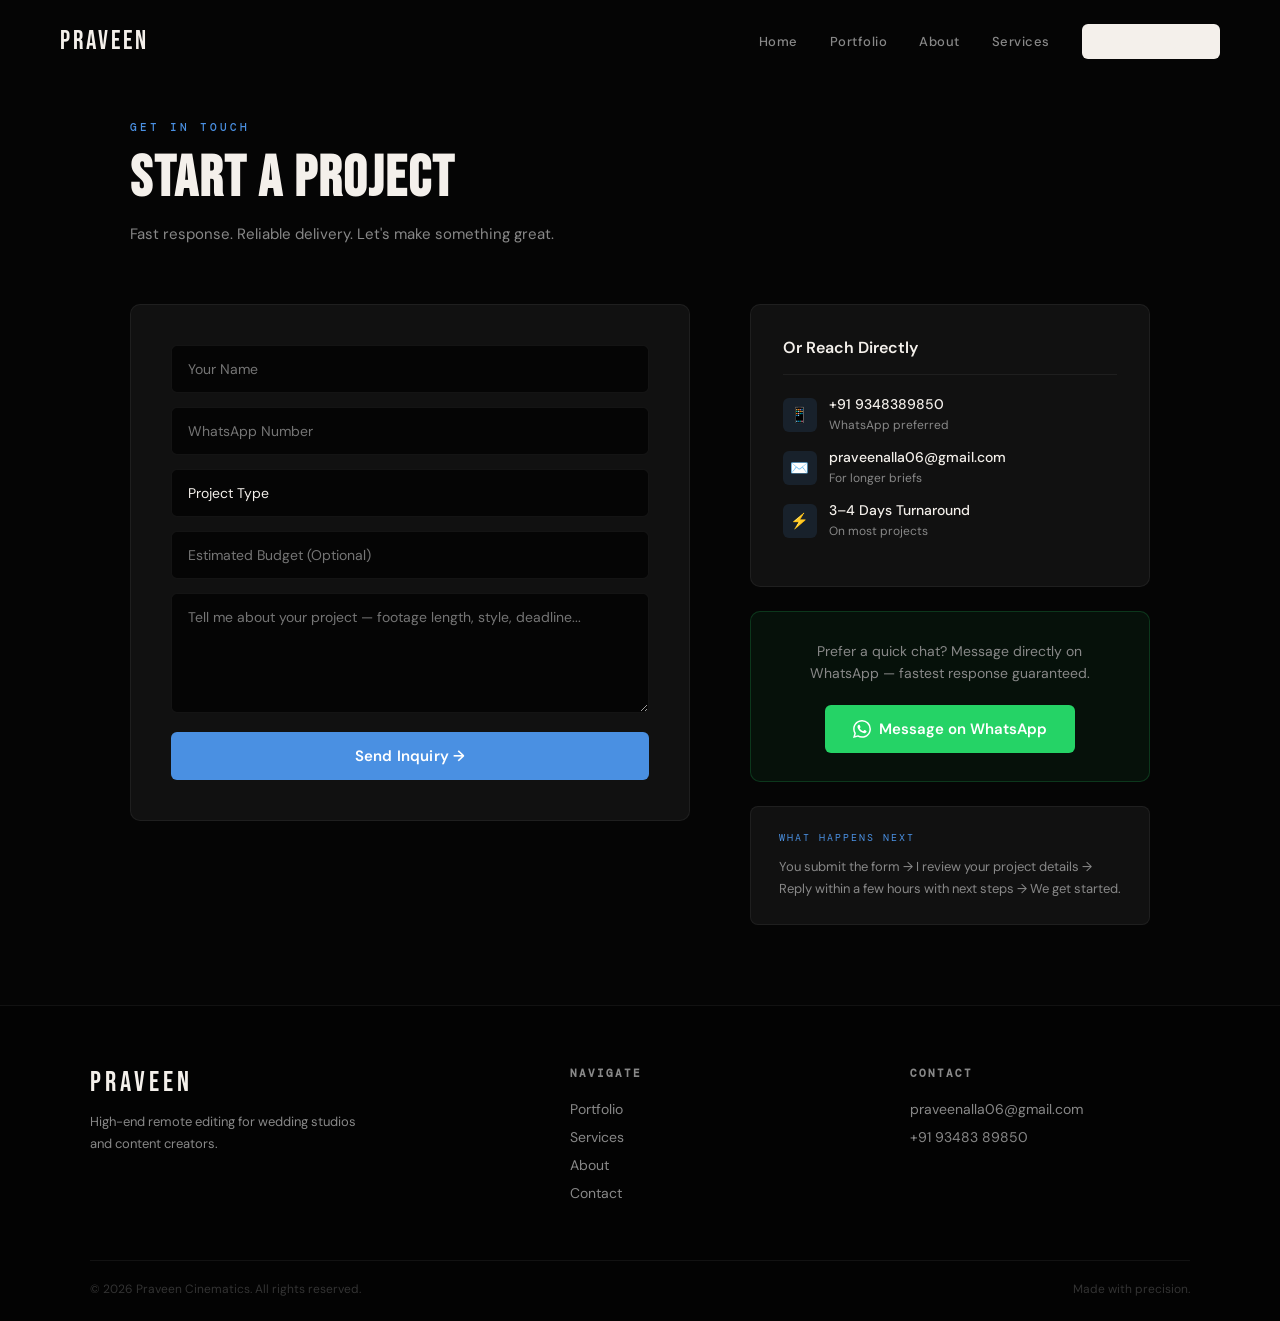
<file: contact.html>
<!DOCTYPE html>
<html lang="en">
<head>
  <meta charset="UTF-8">
  <title>Contact | Frame to Final</title>
  <meta name="viewport" content="width=device-width, initial-scale=1.0">
  <meta property="og:title" content="Contact | Praveen">
  <meta property="og:description" content="Start a project. Fast response. Reliable delivery.">
  <meta property="og:image" content="N&N PREWED thumb.jpg">
  <link rel="preconnect" href="https://fonts.googleapis.com">
  <link rel="preconnect" href="https://fonts.gstatic.com" crossorigin>
  <link href="https://fonts.googleapis.com/css2?family=Bebas+Neue&family=DM+Sans:wght@400;500;600&family=DM+Mono:wght@400;500&display=swap" rel="stylesheet">
  <link rel="stylesheet" href="style.css">
</head>
<body>

<header>
  <a href="index.html" class="logo">PRAVEEN</a>
  <div class="menu-toggle" onclick="toggleMenu()">☰</div>
  <nav id="navMenu">
    <a href="index.html">Home</a>
    <a href="portfolio.html">Portfolio</a>
    <a href="about.html">About</a>
    <a href="services.html">Services</a>
    <a href="contact.html" class="nav-cta active">Start a Project</a>
  </nav>
</header>

<section class="contact-page">
  <div class="container">
    <p class="section-label fade-in">Get In Touch</p>
    <h2 class="section-heading fade-in">Start a Project</h2>
    <p class="section-sub fade-in">Fast response. Reliable delivery. Let's make something great.</p>

    <div class="contact-wrapper">
      <!-- FORM -->
      <div class="contact-form-card fade-in">
        <form class="contact-form" id="contactForm">
          <input type="hidden" name="access_key" value="f7096fa1-0056-4ced-92b9-8e65fe69b8f2">
          <input type="text" name="Name" placeholder="Your Name" required>
          <input type="text" name="WhatsApp" placeholder="WhatsApp Number" required>
          <select name="Project_Type" required>
            <option value="">Project Type</option>
            <option>Wedding Teaser</option>
            <option>Full Wedding Film</option>
            <option>Reels Editing</option>
            <option>Color Grading</option>
            <option>Other</option>
          </select>
          <input type="text" name="Budget" placeholder="Estimated Budget (Optional)">
          <textarea name="Project_Details" placeholder="Tell me about your project — footage length, style, deadline..." required></textarea>
          <button type="submit" class="btn">Send Inquiry →</button>
          <p id="resultText" style="margin-top:14px;display:none;font-size:14px;font-family:'DM Mono',monospace;"></p>
        </form>
      </div>

      <!-- INFO -->
      <div class="contact-info-block fade-in">
        <div class="contact-direct">
          <h3>Or Reach Directly</h3>
          <div class="contact-item">
            <div class="contact-item-icon">📱</div>
            <div class="contact-item-text"><strong>+91 9348389850</strong><span>WhatsApp preferred</span></div>
          </div>
          <div class="contact-item">
            <div class="contact-item-icon">✉️</div>
            <div class="contact-item-text"><strong>praveenalla06@gmail.com</strong><span>For longer briefs</span></div>
          </div>
          <div class="contact-item">
            <div class="contact-item-icon">⚡</div>
            <div class="contact-item-text"><strong>3–4 Days Turnaround</strong><span>On most projects</span></div>
          </div>
        </div>

        <div class="contact-wa">
          <p>Prefer a quick chat? Message directly on WhatsApp — fastest response guaranteed.</p>
          <a href="https://wa.me/919348389850" class="btn-wa">
            <svg width="18" height="18" viewBox="0 0 24 24" fill="white"><path d="M17.472 14.382c-.297-.149-1.758-.867-2.03-.967-.273-.099-.471-.148-.67.15-.197.297-.767.966-.94 1.164-.173.199-.347.223-.644.075-.297-.15-1.255-.463-2.39-1.475-.883-.788-1.48-1.761-1.653-2.059-.173-.297-.018-.458.13-.606.134-.133.298-.347.446-.52.149-.174.198-.298.298-.497.099-.198.05-.371-.025-.52-.075-.149-.669-1.612-.916-2.207-.242-.579-.487-.5-.669-.51-.173-.008-.371-.01-.57-.01-.198 0-.52.074-.792.372-.272.297-1.04 1.016-1.04 2.479 0 1.462 1.065 2.875 1.213 3.074.149.198 2.096 3.2 5.077 4.487.709.306 1.262.489 1.694.625.712.227 1.36.195 1.871.118.571-.085 1.758-.719 2.006-1.413.248-.694.248-1.289.173-1.413-.074-.124-.272-.198-.57-.347m-5.421 7.403h-.004a9.87 9.87 0 01-5.031-1.378l-.361-.214-3.741.982.998-3.648-.235-.374a9.86 9.86 0 01-1.51-5.26c.001-5.45 4.436-9.884 9.888-9.884 2.64 0 5.122 1.03 6.988 2.898a9.825 9.825 0 012.893 6.994c-.003 5.45-4.437 9.884-9.885 9.884m8.413-18.297A11.815 11.815 0 0012.05 0C5.495 0 .16 5.335.157 11.892c0 2.096.547 4.142 1.588 5.945L.057 24l6.305-1.654a11.882 11.882 0 005.683 1.448h.005c6.554 0 11.89-5.335 11.893-11.893a11.821 11.821 0 00-3.48-8.413z"/></svg>
            Message on WhatsApp
          </a>
        </div>

        <div style="background:var(--bg-card);border:1px solid var(--border);border-radius:8px;padding:24px 28px;">
          <p style="font-family:'DM Mono',monospace;font-size:10px;letter-spacing:2px;color:var(--blue);text-transform:uppercase;margin-bottom:12px;">What Happens Next</p>
          <p style="font-size:13px;color:var(--muted);line-height:1.7;">You submit the form → I review your project details → Reply within a few hours with next steps → We get started.</p>
        </div>
      </div>
    </div>
  </div>
</section>

<footer>
  <div class="footer-inner">
    <div class="footer-brand">
      <a href="index.html" class="logo">PRAVEEN</a>
      <p>High-end remote editing for wedding studios and content creators.</p>
    </div>
    <div class="footer-col">
      <h4>Navigate</h4>
      <a href="portfolio.html">Portfolio</a>
      <a href="services.html">Services</a>
      <a href="about.html">About</a>
      <a href="contact.html">Contact</a>
    </div>
    <div class="footer-col">
      <h4>Contact</h4>
      <a href="mailto:praveenalla06@gmail.com">praveenalla06@gmail.com</a>
      <a href="https://wa.me/919348389850">+91 93483 89850</a>
    </div>
  </div>
  <div class="footer-bottom">
    <p>&copy; 2026 Praveen Cinematics. All rights reserved.</p>
    <span>Made with precision.</span>
  </div>
</footer>

<script>
window.addEventListener("load", () => document.body.classList.add("loaded"));

let ticking = false;
window.addEventListener("scroll", () => {
  if (!ticking) {
    requestAnimationFrame(() => {
      document.querySelector("header").classList.toggle("scrolled", window.scrollY > 50);
      ticking = false;
    });
    ticking = true;
  }
}, { passive: true });

const io = new IntersectionObserver((entries) => {
  entries.forEach(e => { if (e.isIntersecting) { e.target.classList.add("show"); io.unobserve(e.target); } });
}, { threshold: 0.08 });
document.querySelectorAll(".fade-in").forEach(el => io.observe(el));

function toggleMenu() {
  document.getElementById("navMenu").classList.toggle("active");
}
document.addEventListener("click", (e) => {
  const nav = document.getElementById("navMenu");
  const toggle = document.querySelector(".menu-toggle");
  if (nav && toggle && !nav.contains(e.target) && !toggle.contains(e.target)) {
    nav.classList.remove("active");
  }
});

// Form submission
const form = document.getElementById("contactForm");
const result = document.getElementById("resultText");

form.addEventListener("submit", function(e) {
  e.preventDefault();
  const json = JSON.stringify(Object.fromEntries(new FormData(form)));
  result.innerHTML = "Sending...";
  result.style.display = "block";
  result.style.color = "var(--muted)";

  fetch("https://api.web3forms.com/submit", {
    method: "POST",
    headers: { "Content-Type": "application/json", "Accept": "application/json" },
    body: json
  })
  .then(async res => {
    const data = await res.json();
    if (res.status === 200) {
      result.innerHTML = "✓ Inquiry sent. I'll review it and reply shortly.";
      result.style.color = "var(--blue)";
      form.reset();
    } else {
      result.innerHTML = "Something went wrong. Email: praveenalla06@gmail.com";
      result.style.color = "#ff6b6b";
    }
  })
  .catch(() => {
    result.innerHTML = "Something went wrong. Email: praveenalla06@gmail.com";
    result.style.color = "#ff6b6b";
  });
});
</script>
</body>
</html>
</file>
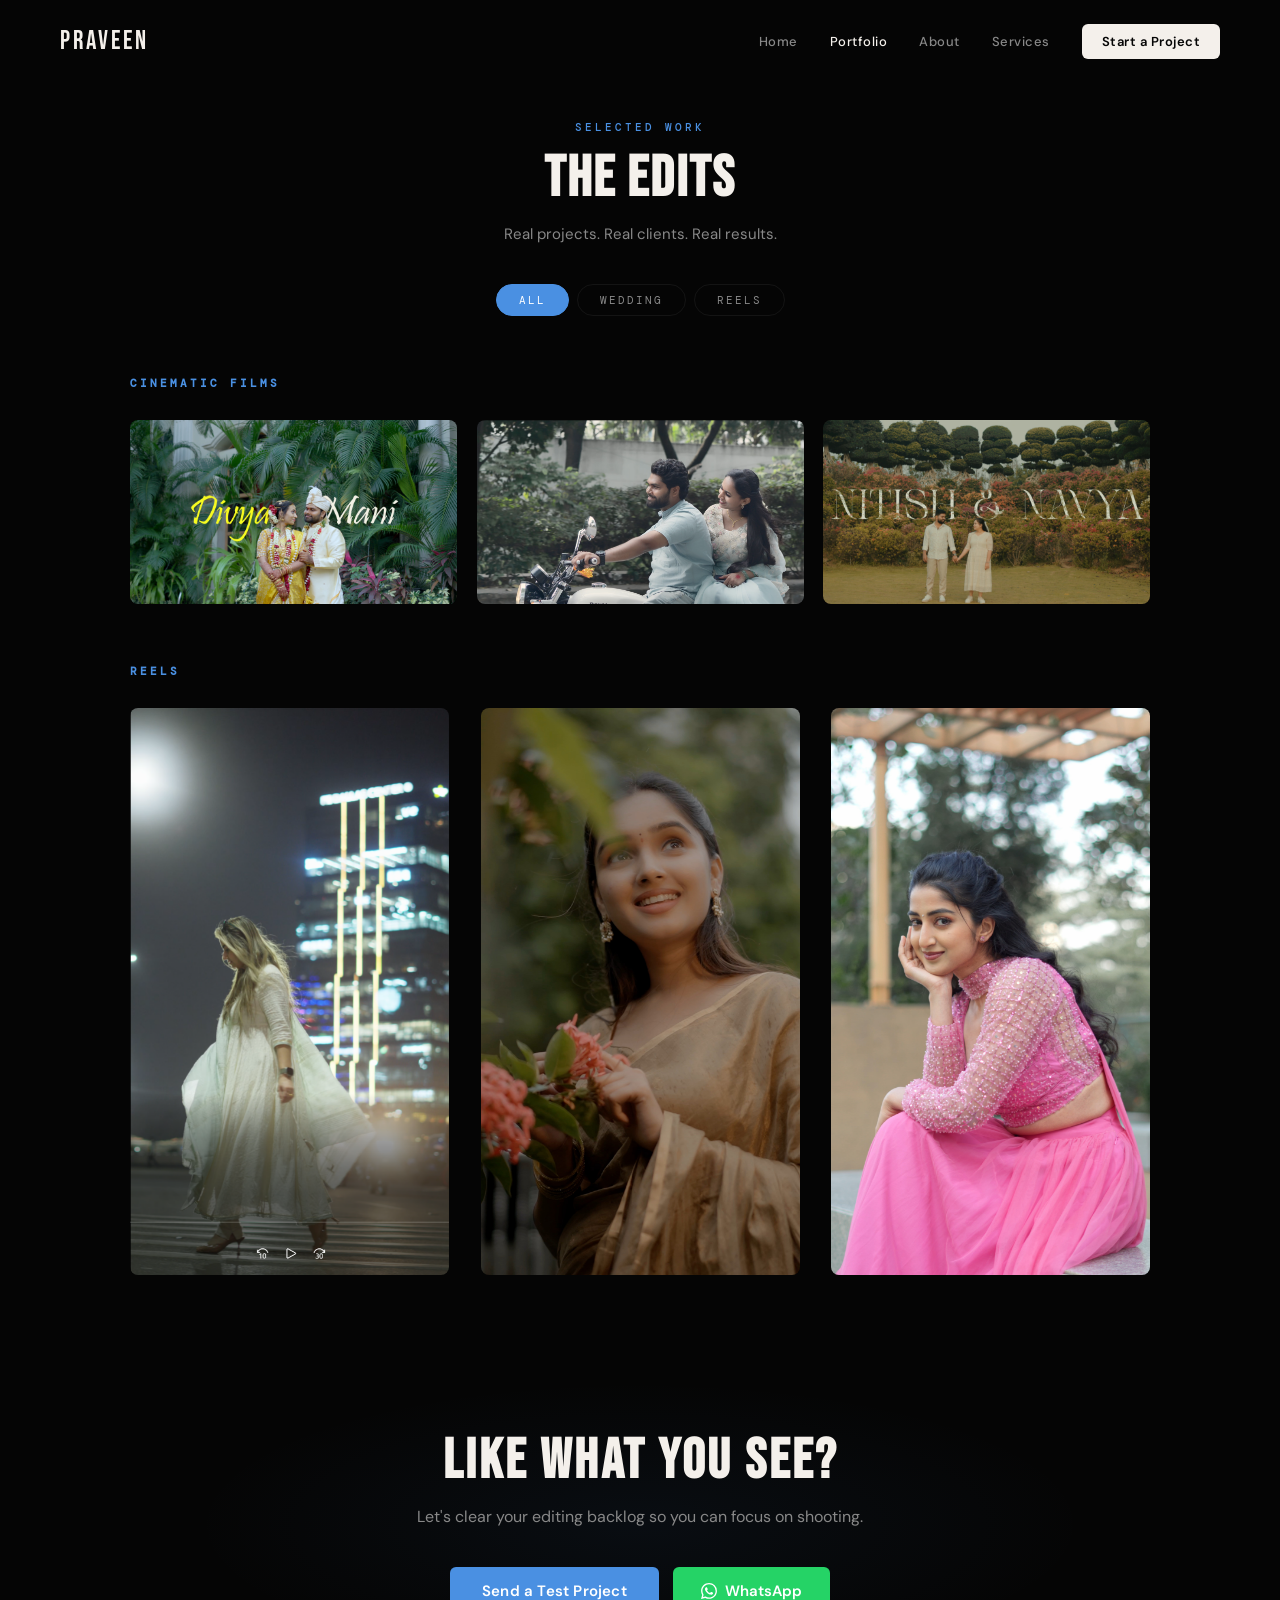
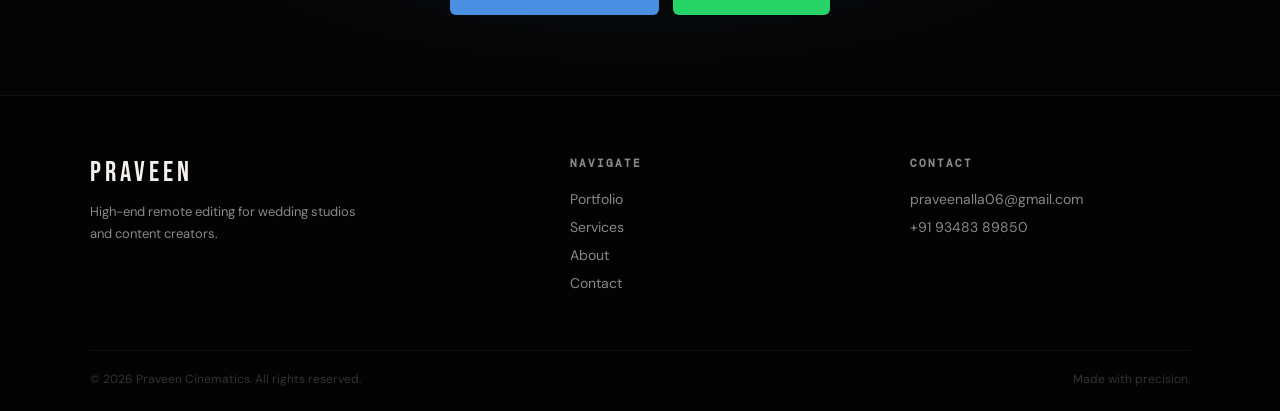
<file: portfolio.html>
<!DOCTYPE html>
<html lang="en">
<head>
  <meta charset="UTF-8">
  <title>Portfolio | Frame to Final</title>
  <meta name="viewport" content="width=device-width, initial-scale=1.0">
  <meta property="og:title" content="Portfolio | Praveen">
  <meta property="og:description" content="Cinematic wedding films and high-performing reels.">
  <meta property="og:image" content="N&N PREWED thumb.jpg">
  <link rel="preconnect" href="https://fonts.googleapis.com">
  <link rel="preconnect" href="https://fonts.gstatic.com" crossorigin>
  <link href="https://fonts.googleapis.com/css2?family=Bebas+Neue&family=DM+Sans:wght@400;500;600&family=DM+Mono:wght@400;500&display=swap" rel="stylesheet">
  <link rel="stylesheet" href="style.css">
</head>
<body>

<header>
  <a href="index.html" class="logo">PRAVEEN</a>
  <div class="menu-toggle" onclick="toggleMenu()">☰</div>
  <nav id="navMenu">
    <a href="index.html">Home</a>
    <a href="portfolio.html" class="active">Portfolio</a>
    <a href="about.html">About</a>
    <a href="services.html">Services</a>
    <a href="contact.html" class="nav-cta">Start a Project</a>
  </nav>
</header>

<section class="portfolio-page">
  <div class="container">
    <p class="section-label fade-in">Selected Work</p>
    <h2 class="section-heading fade-in">The Edits</h2>
    <p class="section-sub fade-in" style="margin:0 auto;">Real projects. Real clients. Real results.</p>

    <div class="filters fade-in">
      <button onclick="filterSelection('all',this)" class="active">All</button>
      <button onclick="filterSelection('wedding',this)">Wedding</button>
      <button onclick="filterSelection('reels',this)">Reels</button>
    </div>

    <div id="cinematicWrapper">
      <h3 class="section-title">Cinematic Films</h3>
      <div class="portfolio-grid cinematic-grid">

       <div class="video-card wedding" onclick="openVimeo('1175861470')">
          <iframe class="preview-video" src="https://player.vimeo.com/video/1175861470?controls=0&muted=1&loop=1" frameborder="0" allow="autoplay; fullscreen" loading="lazy"></iframe>
          <img src="Thumbnails/Mani Wed thumb.jpg" class="thumb" loading="lazy">
          <div class="overlay">▶ Play</div>
        </div>

        <div class="video-card wedding" onclick="openVimeo('1175862897')">
          <iframe class="preview-video" src="https://player.vimeo.com/video/1175862897?controls=0&muted=1&loop=1" frameborder="0" allow="autoplay; fullscreen" loading="lazy"></iframe>
          <img src="Thumbnails/Mani PreWed thumb.png" class="thumb" loading="lazy">
          <div class="overlay">▶ Play</div>
        </div>

        <div class="video-card wedding" onclick="openVimeo('1175705551')">
          <iframe class="preview-video" src="https://player.vimeo.com/video/1175705551?controls=0&muted=1&loop=1" frameborder="0" allow="autoplay; fullscreen" loading="lazy"></iframe>
          <img src="Thumbnails/N&N PREWED thumb.jpg" class="thumb" loading="lazy">
          <div class="overlay">▶ Play</div>
        </div>

      </div>
    </div>

    <div id="reelsWrapper">
      <h3 class="section-title">Reels</h3>
      <div class="portfolio-grid reels-grid">

        <div class="video-card reels" onclick="openVimeo('1175864359')">
          <iframe class="preview-video" src="https://player.vimeo.com/video/1175864359?controls=0&muted=1&loop=1" frameborder="0" allow="autoplay; fullscreen" loading="lazy"></iframe>
          <img src="Thumbnails/thumb1.png" class="thumb" loading="lazy">
          <div class="overlay">▶ Play</div>
        </div>

        <div class="video-card reels" onclick="openVimeo('1175861319')">
          <iframe class="preview-video" src="https://player.vimeo.com/video/1175861319?controls=0&muted=1&loop=1" frameborder="0" allow="autoplay; fullscreen" loading="lazy"></iframe>
          <img src="Thumbnails/Thumb2.jpg" class="thumb" loading="lazy">
          <div class="overlay">▶ Play</div>
        </div>

        <div class="video-card reels" onclick="openVimeo('1175674482')">
          <iframe class="preview-video" src="https://player.vimeo.com/video/1175674482?controls=0&muted=1&loop=1" frameborder="0" allow="autoplay; fullscreen" loading="lazy"></iframe>
          <img src="Thumbnails/thumb3.jpg" class="thumb" loading="lazy">
          <div class="overlay">▶ Play</div>
        </div>

      </div>
    </div>
  </div>
</section>

<section class="final-cta" style="padding:80px 0;">
  <div class="container">
    <h2 class="fade-in" style="font-size:clamp(32px,5vw,56px);">Like What You See?</h2>
    <p class="fade-in">Let's clear your editing backlog so you can focus on shooting.</p>
    <div class="final-cta-buttons fade-in">
      <a href="contact.html" class="btn">Send a Test Project</a>
      <a href="https://wa.me/919348389850" class="btn-wa">
        <svg width="16" height="16" viewBox="0 0 24 24" fill="white"><path d="M17.472 14.382c-.297-.149-1.758-.867-2.03-.967-.273-.099-.471-.148-.67.15-.197.297-.767.966-.94 1.164-.173.199-.347.223-.644.075-.297-.15-1.255-.463-2.39-1.475-.883-.788-1.48-1.761-1.653-2.059-.173-.297-.018-.458.13-.606.134-.133.298-.347.446-.52.149-.174.198-.298.298-.497.099-.198.05-.371-.025-.52-.075-.149-.669-1.612-.916-2.207-.242-.579-.487-.5-.669-.51-.173-.008-.371-.01-.57-.01-.198 0-.52.074-.792.372-.272.297-1.04 1.016-1.04 2.479 0 1.462 1.065 2.875 1.213 3.074.149.198 2.096 3.2 5.077 4.487.709.306 1.262.489 1.694.625.712.227 1.36.195 1.871.118.571-.085 1.758-.719 2.006-1.413.248-.694.248-1.289.173-1.413-.074-.124-.272-.198-.57-.347m-5.421 7.403h-.004a9.87 9.87 0 01-5.031-1.378l-.361-.214-3.741.982.998-3.648-.235-.374a9.86 9.86 0 01-1.51-5.26c.001-5.45 4.436-9.884 9.888-9.884 2.64 0 5.122 1.03 6.988 2.898a9.825 9.825 0 012.893 6.994c-.003 5.45-4.437 9.884-9.885 9.884m8.413-18.297A11.815 11.815 0 0012.05 0C5.495 0 .16 5.335.157 11.892c0 2.096.547 4.142 1.588 5.945L.057 24l6.305-1.654a11.882 11.882 0 005.683 1.448h.005c6.554 0 11.89-5.335 11.893-11.893a11.821 11.821 0 00-3.48-8.413z"/></svg>
        WhatsApp
      </a>
    </div>
  </div>
</section>

<footer>
  <div class="footer-inner">
    <div class="footer-brand"><a href="index.html" class="logo">PRAVEEN</a><p>High-end remote editing for wedding studios and content creators.</p></div>
    <div class="footer-col"><h4>Navigate</h4><a href="portfolio.html">Portfolio</a><a href="services.html">Services</a><a href="about.html">About</a><a href="contact.html">Contact</a></div>
    <div class="footer-col"><h4>Contact</h4><a href="mailto:praveenalla06@gmail.com">praveenalla06@gmail.com</a><a href="https://wa.me/919348389850">+91 93483 89850</a></div>
  </div>
  <div class="footer-bottom"><p>&copy; 2026 Praveen Cinematics. All rights reserved.</p><span>Made with precision.</span></div>
</footer>

<div id="videoModal" class="modal">
  <span onclick="closeVideo()">×</span>
  <video controls id="modalVideo"></video>
</div>

<script src="https://player.vimeo.com/api/player.js"></script>
<script>
window.addEventListener("load", () => document.body.classList.add("loaded"));

// Throttled header scroll
let ticking = false;
window.addEventListener("scroll", () => {
  if (!ticking) {
    requestAnimationFrame(() => {
      document.querySelector("header").classList.toggle("scrolled", window.scrollY > 50);
      ticking = false;
    });
    ticking = true;
  }
}, { passive: true });

// IntersectionObserver — reveals .fade-in and .video-card elements
const io = new IntersectionObserver((entries) => {
  entries.forEach(e => {
    if (e.isIntersecting) { e.target.classList.add("show"); io.unobserve(e.target); }
  });
}, { threshold: 0.08 });
document.querySelectorAll(".fade-in, .video-card").forEach(el => io.observe(el));

// ─────────────────────────────────────────────────
// Hover-to-play (desktop only)
// CSS handles ALL thumb/overlay/video opacity — zero JS style.opacity manipulation
// Touching style.opacity from JS would override CSS and break the fade-back transition
// ─────────────────────────────────────────────────
const isMobile = window.innerWidth <= 768;
if (!isMobile) {
  document.querySelectorAll(".video-card").forEach(card => {
    const vid = card.querySelector(".preview-video");
    if (!vid) return;

    if (vid.tagName === "VIDEO") {
      card.addEventListener("mouseenter", () => vid.play(), { passive: true });
      card.addEventListener("mouseleave", () => {
        vid.pause();
        vid.currentTime = 0;
        // No style.opacity here — CSS :hover removal triggers the fade-back automatically
      }, { passive: true });

    } else if (vid.tagName === "IFRAME") {
      let player = null; // lazy-init: don't create API objects until first hover
      card.addEventListener("mouseenter", () => {
        if (!player) player = new Vimeo.Player(vid);
        player.play();
      }, { passive: true });
      card.addEventListener("mouseleave", () => {
        if (player) { player.pause(); player.setCurrentTime(0); }
        // No thumb.style.opacity here — CSS handles the return fade
      }, { passive: true });
    }
  });
}

// ─────────────────────────────────────────────────
// Modal
// ─────────────────────────────────────────────────
function openVideo(src) {
  const modal = document.getElementById("videoModal");
  const video = document.getElementById("modalVideo");
  video.src = src;
  modal.style.display = "flex";
  document.body.style.overflow = "hidden";
  video.play();
}

function openVimeo(id) {
  const modal = document.getElementById("videoModal");
  modal.innerHTML = `<span onclick="closeVideo()">×</span><iframe src="https://player.vimeo.com/video/${id}?autoplay=1" frameborder="0" allow="autoplay; fullscreen"></iframe>`;
  modal.style.display = "flex";
  document.body.style.overflow = "hidden";
}

function closeVideo() {
  const modal = document.getElementById("videoModal");
  modal.innerHTML = `<span onclick="closeVideo()">×</span><video controls id="modalVideo"></video>`;
  modal.style.display = "none";
  document.body.style.overflow = "auto";
}

// ─────────────────────────────────────────────────
// Filter
// ─────────────────────────────────────────────────
function filterSelection(cat, btn) {
  const cinematic = document.getElementById("cinematicWrapper");
  const reels = document.getElementById("reelsWrapper");
  cinematic.style.display = (cat === "reels") ? "none" : "block";
  reels.style.display = (cat === "wedding") ? "none" : "block";
  // Re-show all elements after filter
  document.querySelectorAll(".fade-in, .video-card").forEach(el => el.classList.add("show"));
  document.querySelectorAll(".filters button").forEach(b => b.classList.remove("active"));
  btn.classList.add("active");
}

// ─────────────────────────────────────────────────
// Mobile menu — close on outside click
// ─────────────────────────────────────────────────
function toggleMenu() {
  document.getElementById("navMenu").classList.toggle("active");
}
document.addEventListener("click", (e) => {
  const nav = document.getElementById("navMenu");
  const toggle = document.querySelector(".menu-toggle");
  if (nav && toggle && !nav.contains(e.target) && !toggle.contains(e.target)) {
    nav.classList.remove("active");
  }
});
</script>
</body>
</html>
</file>
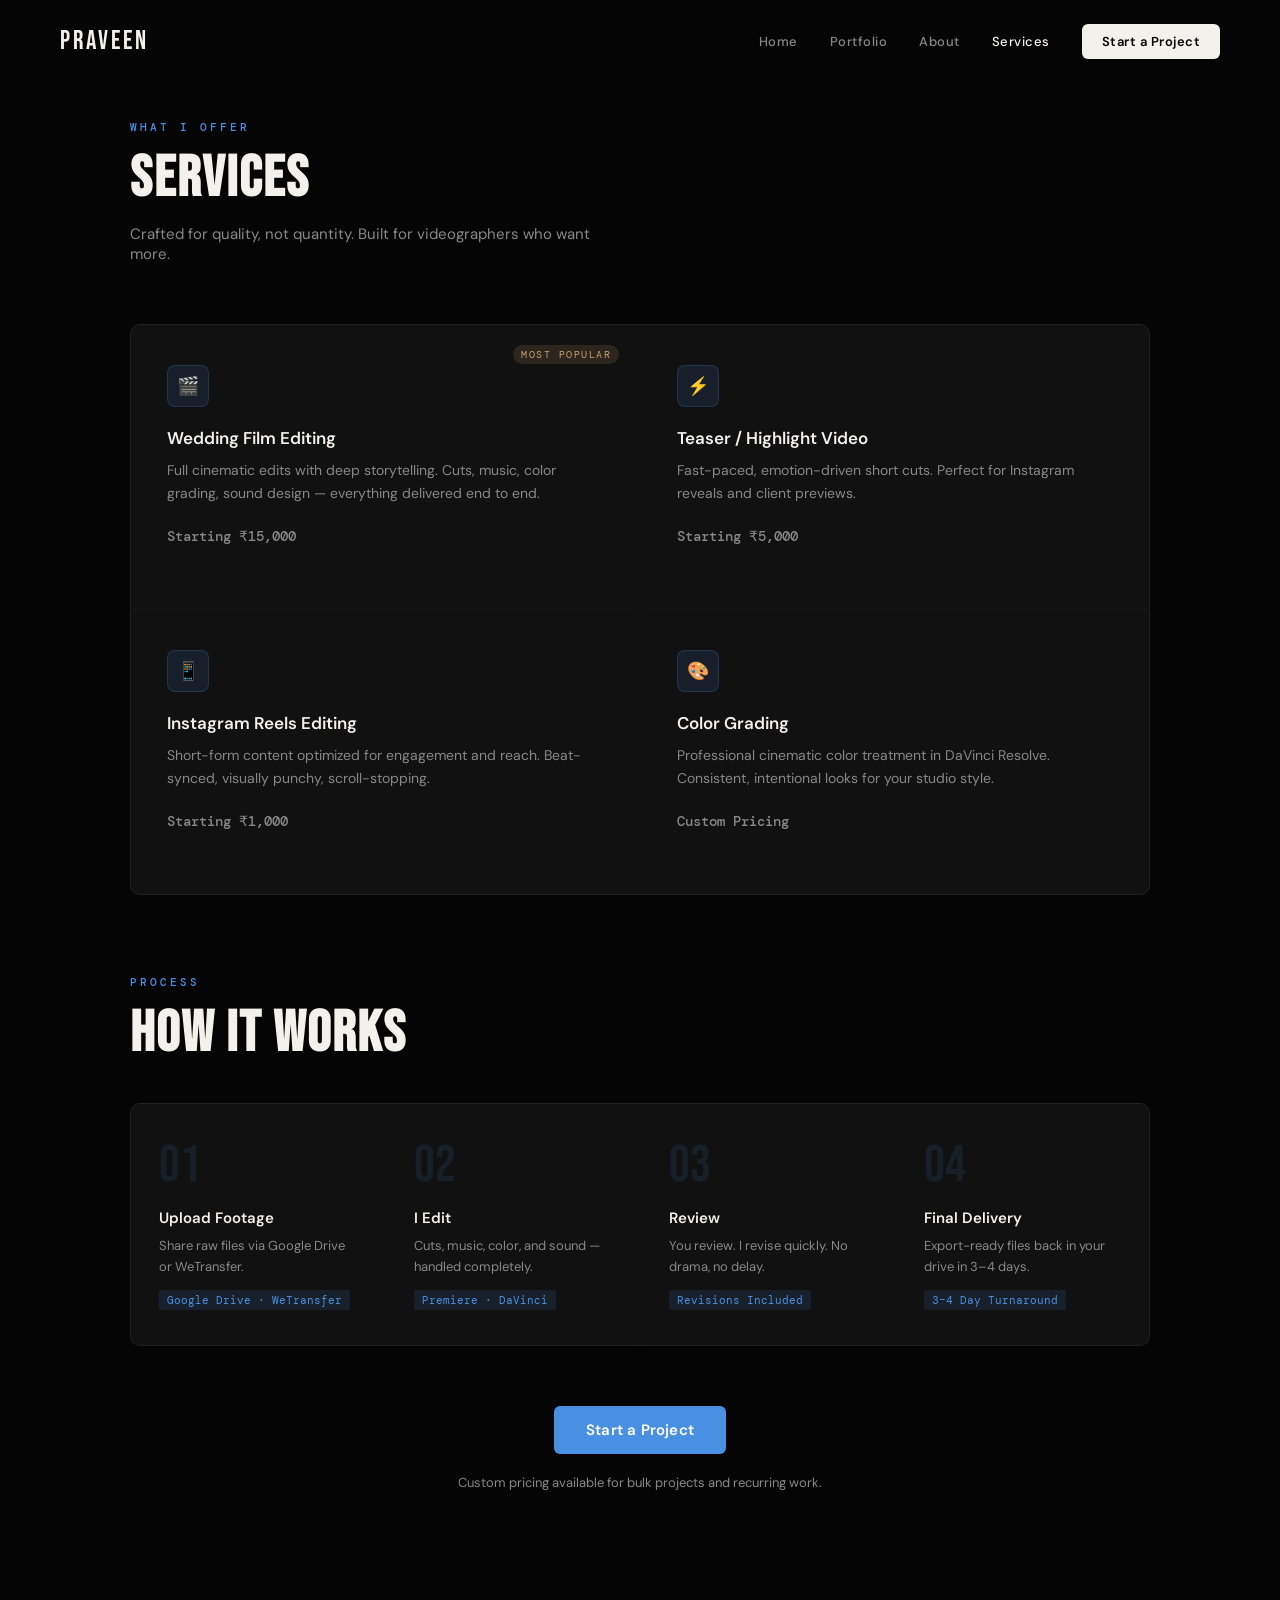
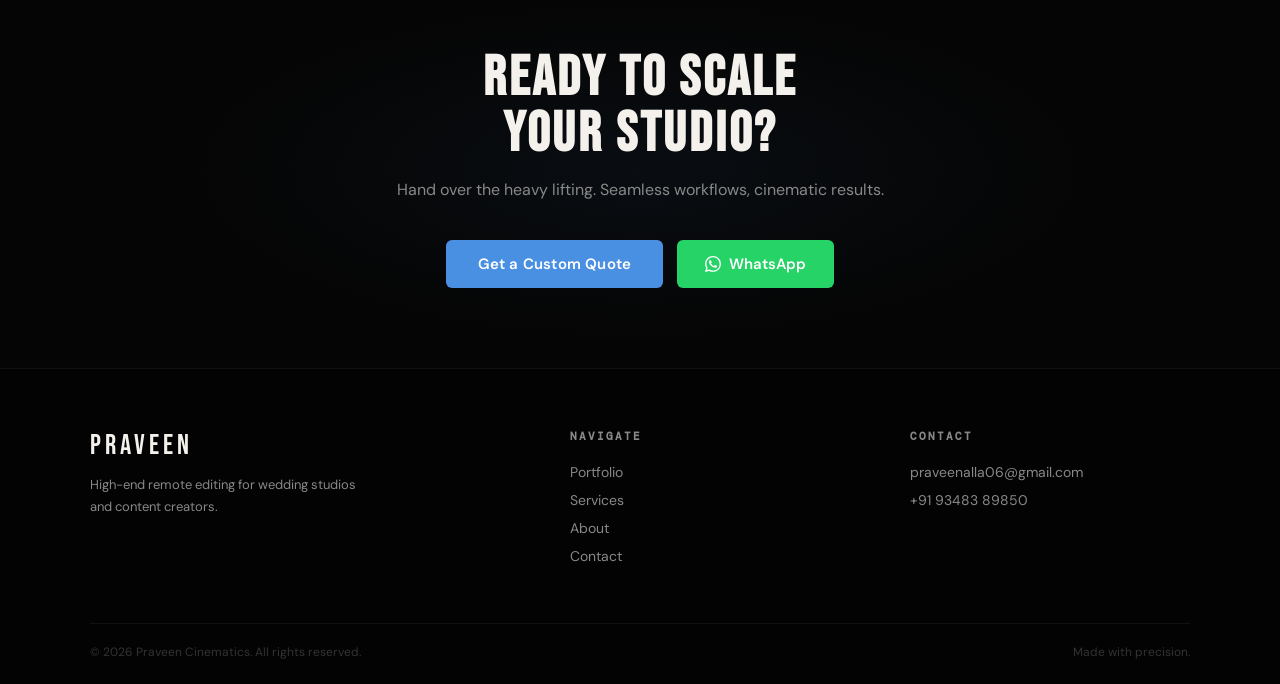
<file: services.html>
<!DOCTYPE html>
<html lang="en">
<head>
  <meta charset="UTF-8">
  <title>Services | Frame to Final</title>
  <meta name="viewport" content="width=device-width, initial-scale=1.0">
  <meta property="og:title" content="Services | Praveen">
  <meta property="og:description" content="Fast, reliable video editing for wedding studios and content creators.">
  <meta property="og:image" content="N&N PREWED thumb.jpg">
  <link rel="preconnect" href="https://fonts.googleapis.com">
  <link rel="preconnect" href="https://fonts.gstatic.com" crossorigin>
  <link href="https://fonts.googleapis.com/css2?family=Bebas+Neue&family=DM+Sans:wght@400;500;600&family=DM+Mono:wght@400;500&display=swap" rel="stylesheet">
  <link rel="stylesheet" href="style.css">
</head>
<body>

<header>
  <a href="index.html" class="logo">PRAVEEN</a>
  <div class="menu-toggle" onclick="toggleMenu()">☰</div>
  <nav id="navMenu">
    <a href="index.html">Home</a>
    <a href="portfolio.html">Portfolio</a>
    <a href="about.html">About</a>
    <a href="services.html" class="active">Services</a>
    <a href="contact.html" class="nav-cta">Start a Project</a>
  </nav>
</header>

<section class="services-page">
  <div class="container">
    <p class="section-label fade-in">What I Offer</p>
    <h2 class="section-heading fade-in">Services</h2>
    <p class="section-sub fade-in">Crafted for quality, not quantity. Built for videographers who want more.</p>

    <div class="services-grid fade-in">
      <div class="service-card">
        <div class="service-icon">🎬</div>
        <h3>Wedding Film Editing</h3>
        <p>Full cinematic edits with deep storytelling. Cuts, music, color grading, sound design — everything delivered end to end.</p>
        <p class="service-price">Starting ₹15,000</p>
        <span class="service-tag">Most Popular</span>
      </div>
      <div class="service-card">
        <div class="service-icon">⚡</div>
        <h3>Teaser / Highlight Video</h3>
        <p>Fast-paced, emotion-driven short cuts. Perfect for Instagram reveals and client previews.</p>
        <p class="service-price">Starting ₹5,000</p>
      </div>
      <div class="service-card">
        <div class="service-icon">📱</div>
        <h3>Instagram Reels Editing</h3>
        <p>Short-form content optimized for engagement and reach. Beat-synced, visually punchy, scroll-stopping.</p>
        <p class="service-price">Starting ₹1,000</p>
      </div>
      <div class="service-card">
        <div class="service-icon">🎨</div>
        <h3>Color Grading</h3>
        <p>Professional cinematic color treatment in DaVinci Resolve. Consistent, intentional looks for your studio style.</p>
        <p class="service-price">Custom Pricing</p>
      </div>
    </div>

    <div style="margin-top:80px;">
      <p class="section-label fade-in">Process</p>
      <h2 class="section-heading fade-in">How It Works</h2>
      <div class="workflow-steps fade-in" style="margin-top:40px;">
        <div class="step-card"><div class="step-number">01</div><h3>Upload Footage</h3><p>Share raw files via Google Drive or WeTransfer.</p><span class="step-tool">Google Drive · WeTransfer</span></div>
        <div class="step-card"><div class="step-number">02</div><h3>I Edit</h3><p>Cuts, music, color, and sound — handled completely.</p><span class="step-tool">Premiere · DaVinci</span></div>
        <div class="step-card"><div class="step-number">03</div><h3>Review</h3><p>You review. I revise quickly. No drama, no delay.</p><span class="step-tool">Revisions Included</span></div>
        <div class="step-card"><div class="step-number">04</div><h3>Final Delivery</h3><p>Export-ready files back in your drive in 3–4 days.</p><span class="step-tool">3–4 Day Turnaround</span></div>
      </div>
    </div>

    <div class="fade-in" style="text-align:center;margin-top:60px;">
      <a href="contact.html" class="btn">Start a Project</a>
      <p style="margin-top:20px;font-size:13px;color:var(--muted);">Custom pricing available for bulk projects and recurring work.</p>
    </div>
  </div>
</section>

<section class="final-cta" style="padding:80px 0;">
  <div class="container">
    <h2 class="fade-in" style="font-size:clamp(32px,5vw,56px);">Ready to Scale<br>Your Studio?</h2>
    <p class="fade-in">Hand over the heavy lifting. Seamless workflows, cinematic results.</p>
    <div class="final-cta-buttons fade-in">
      <a href="contact.html" class="btn">Get a Custom Quote</a>
      <a href="https://wa.me/919348389850" class="btn-wa">
        <svg width="16" height="16" viewBox="0 0 24 24" fill="white"><path d="M17.472 14.382c-.297-.149-1.758-.867-2.03-.967-.273-.099-.471-.148-.67.15-.197.297-.767.966-.94 1.164-.173.199-.347.223-.644.075-.297-.15-1.255-.463-2.39-1.475-.883-.788-1.48-1.761-1.653-2.059-.173-.297-.018-.458.13-.606.134-.133.298-.347.446-.52.149-.174.198-.298.298-.497.099-.198.05-.371-.025-.52-.075-.149-.669-1.612-.916-2.207-.242-.579-.487-.5-.669-.51-.173-.008-.371-.01-.57-.01-.198 0-.52.074-.792.372-.272.297-1.04 1.016-1.04 2.479 0 1.462 1.065 2.875 1.213 3.074.149.198 2.096 3.2 5.077 4.487.709.306 1.262.489 1.694.625.712.227 1.36.195 1.871.118.571-.085 1.758-.719 2.006-1.413.248-.694.248-1.289.173-1.413-.074-.124-.272-.198-.57-.347m-5.421 7.403h-.004a9.87 9.87 0 01-5.031-1.378l-.361-.214-3.741.982.998-3.648-.235-.374a9.86 9.86 0 01-1.51-5.26c.001-5.45 4.436-9.884 9.888-9.884 2.64 0 5.122 1.03 6.988 2.898a9.825 9.825 0 012.893 6.994c-.003 5.45-4.437 9.884-9.885 9.884m8.413-18.297A11.815 11.815 0 0012.05 0C5.495 0 .16 5.335.157 11.892c0 2.096.547 4.142 1.588 5.945L.057 24l6.305-1.654a11.882 11.882 0 005.683 1.448h.005c6.554 0 11.89-5.335 11.893-11.893a11.821 11.821 0 00-3.48-8.413z"/></svg>
        WhatsApp
      </a>
    </div>
  </div>
</section>

<footer>
  <div class="footer-inner">
    <div class="footer-brand">
      <a href="index.html" class="logo">PRAVEEN</a>
      <p>High-end remote editing for wedding studios and content creators.</p>
    </div>
    <div class="footer-col">
      <h4>Navigate</h4>
      <a href="portfolio.html">Portfolio</a>
      <a href="services.html">Services</a>
      <a href="about.html">About</a>
      <a href="contact.html">Contact</a>
    </div>
    <div class="footer-col">
      <h4>Contact</h4>
      <a href="mailto:praveenalla06@gmail.com">praveenalla06@gmail.com</a>
      <a href="https://wa.me/919348389850">+91 93483 89850</a>
    </div>
  </div>
  <div class="footer-bottom">
    <p>&copy; 2026 Praveen Cinematics. All rights reserved.</p>
    <span>Made with precision.</span>
  </div>
</footer>

<script>
window.addEventListener("load", () => document.body.classList.add("loaded"));

let ticking = false;
window.addEventListener("scroll", () => {
  if (!ticking) {
    requestAnimationFrame(() => {
      document.querySelector("header").classList.toggle("scrolled", window.scrollY > 50);
      ticking = false;
    });
    ticking = true;
  }
}, { passive: true });

const io = new IntersectionObserver((entries) => {
  entries.forEach(e => { if (e.isIntersecting) { e.target.classList.add("show"); io.unobserve(e.target); } });
}, { threshold: 0.08 });
document.querySelectorAll(".fade-in").forEach(el => io.observe(el));

function toggleMenu() {
  document.getElementById("navMenu").classList.toggle("active");
}
document.addEventListener("click", (e) => {
  const nav = document.getElementById("navMenu");
  const toggle = document.querySelector(".menu-toggle");
  if (nav && toggle && !nav.contains(e.target) && !toggle.contains(e.target)) {
    nav.classList.remove("active");
  }
});
</script>
</body>
</html>
</file>
<file: style.css>
/* =========================
   RESET & GLOBAL
   Fonts via preconnect + <link> in HTML — never @import (blocks render)
========================= */
* { margin: 0; padding: 0; box-sizing: border-box; }

:root {
  --bg: #050505;
  --bg-2: #0d0d0d;
  --bg-card: #111111;
  --text: #F4F0EB;
  --muted: #888888;
  --blue: #4A90E2;
  --blue-dim: rgba(74,144,226,0.12);
  --gold: #C5A46D;
  --gold-dim: rgba(197,164,109,0.15);
  --border: rgba(255,255,255,0.06);
  --radius: 6px;
}

html { scroll-behavior: smooth; }

body {
  font-family: 'DM Sans', sans-serif;
  background: var(--bg);
  color: var(--text);
  opacity: 0;
  transition: opacity 0.3s ease;
  -webkit-font-smoothing: antialiased;
  text-rendering: optimizeSpeed;
}
body.loaded { opacity: 1; }

.container { max-width: 1100px; margin: auto; padding: 0 40px; }

/* =========================
   NAVBAR
========================= */
header {
  display: flex; justify-content: space-between; align-items: center;
  padding: 24px 60px; position: fixed; width: 100%; z-index: 1000; top: 0;
  transition: background 0.3s ease;
}
header.scrolled {
  background: rgba(5,5,5,0.97);
  border-bottom: 1px solid var(--border);
  backdrop-filter: blur(10px);
  -webkit-backdrop-filter: blur(10px);
}
.logo {
  text-decoration: none; color: var(--text);
  font-family: 'Bebas Neue', sans-serif; font-size: 26px; letter-spacing: 3px;
}
nav { display: flex; gap: 32px; align-items: center; }
nav a { text-decoration: none; color: var(--muted); font-size: 13px; font-weight: 500; letter-spacing: 0.5px; transition: color 0.2s; }
nav a:hover, nav a.active { color: var(--text); }
nav .nav-cta {
  color: var(--bg); background: var(--text); padding: 9px 20px;
  border-radius: var(--radius); font-weight: 600; font-size: 13px; transition: opacity 0.2s;
}
nav .nav-cta:hover { opacity: 0.82; color: var(--bg); }

/* =========================
   BUTTONS
========================= */
.btn {
  display: inline-block; padding: 14px 32px; background: var(--blue); color: white;
  text-decoration: none; border: none; border-radius: var(--radius);
  font-family: 'DM Sans', sans-serif; font-size: 15px; font-weight: 600;
  cursor: pointer; transition: opacity 0.2s, transform 0.2s; letter-spacing: 0.2px;
}
.btn:hover { opacity: 0.86; transform: translateY(-1px); }

.btn-outline {
  display: inline-block; padding: 13px 31px; background: transparent; color: var(--text);
  text-decoration: none; border: 1px solid var(--border); border-radius: var(--radius);
  font-family: 'DM Sans', sans-serif; font-size: 15px; font-weight: 500;
  cursor: pointer; transition: border-color 0.2s, transform 0.2s;
}
.btn-outline:hover { border-color: var(--text); transform: translateY(-1px); }

.btn-wa {
  display: inline-flex; align-items: center; gap: 8px; padding: 14px 28px;
  background: #25D366; color: white; text-decoration: none; border-radius: var(--radius);
  font-family: 'DM Sans', sans-serif; font-size: 15px; font-weight: 600;
  transition: opacity 0.2s, transform 0.2s;
}
.btn-wa:hover { opacity: 0.86; transform: translateY(-1px); }

/* =========================
   HERO
========================= */
.hero { min-height: 100vh; display: flex; align-items: center; padding-top: 100px; position: relative; overflow: hidden; }

/* Static gradient — no repaint */
.hero-bg {
  position: absolute; inset: 0; pointer-events: none;
  background: radial-gradient(ellipse 55% 55% at 65% 50%, rgba(74,144,226,0.05) 0%, transparent 70%);
}
/* Grid lines removed — they cause GPU repaints every frame */
.hero-grid-lines { display: none; }

.hero-inner { position: relative; z-index: 2; max-width: 780px; padding: 0 40px; margin: 0 auto; }

.hero-eyebrow {
  display: inline-flex; align-items: center; gap: 8px;
  background: var(--blue-dim); border: 1px solid rgba(74,144,226,0.25);
  color: var(--blue); font-size: 12px; font-weight: 600; letter-spacing: 2px;
  text-transform: uppercase; padding: 6px 14px; border-radius: 30px; margin-bottom: 32px;
}
.hero-eyebrow::before {
  content: ''; width: 6px; height: 6px; background: var(--blue); border-radius: 50%;
  animation: pulse-dot 2s infinite;
}
@keyframes pulse-dot { 0%,100% { opacity:1; } 50% { opacity:0.3; } }

.hero h1 {
  font-family: 'Bebas Neue', sans-serif; font-size: clamp(52px,8vw,90px);
  line-height: 1; letter-spacing: 2px; margin-bottom: 24px;
}
.hero h1 span { color: var(--blue); }
.hero-sub { font-size: 17px; color: var(--muted); line-height: 1.65; max-width: 520px; margin-bottom: 16px; }
.hero-turnaround { display: inline-flex; align-items: center; gap: 6px; font-size: 13px; color: var(--gold); font-weight: 500; margin-bottom: 40px; }
.hero-turnaround::before { content: '⚡'; font-size: 14px; }
.hero-ctas { display: flex; gap: 14px; flex-wrap: wrap; }

.hero-scroll {
  position: absolute; bottom: 40px; left: 50%; transform: translateX(-50%);
  display: flex; flex-direction: column; align-items: center; gap: 8px;
  color: var(--muted); font-size: 11px; letter-spacing: 2px; text-transform: uppercase;
  animation: bob 2s ease-in-out infinite;
}
.scroll-line { width: 1px; height: 40px; background: linear-gradient(to bottom, var(--muted), transparent); }
@keyframes bob {
  0%,100% { transform: translateX(-50%) translateY(0); }
  50% { transform: translateX(-50%) translateY(6px); }
}

/* =========================
   PAIN STRIP
========================= */
.pain-strip {
  background: var(--bg-2); border-top: 1px solid var(--border); border-bottom: 1px solid var(--border);
  padding: 60px 40px; text-align: center;
}
.pain-strip h2 { font-size: clamp(20px,3vw,28px); font-weight: 300; color: var(--muted); line-height: 1.8; max-width: 700px; margin: 0 auto 24px; }
.pain-strip h2 strong { color: var(--text); font-weight: 600; }
.pain-strip p { font-size: 16px; color: var(--muted); max-width: 520px; margin: 0 auto; line-height: 1.7; }
.pain-strip p em { color: var(--blue); font-style: normal; font-weight: 600; }

/* =========================
   SHARED SECTION LABELS / HEADINGS
========================= */
.section-label { font-family: 'DM Mono', monospace; font-size: 11px; font-weight: 500; letter-spacing: 3px; text-transform: uppercase; color: var(--blue); margin-bottom: 16px; }
.section-heading { font-family: 'Bebas Neue', sans-serif; font-size: clamp(36px,5vw,58px); letter-spacing: 2px; margin-bottom: 16px; line-height: 1; }
.section-sub { font-size: 15px; color: var(--muted); margin-bottom: 60px; max-width: 480px; }

/* =========================
   BEFORE / AFTER
========================= */
.before-after { padding: 100px 0; }

.comparison-grid {
  display: grid; grid-template-columns: 1fr auto 1fr;
  border: 1px solid var(--border); border-radius: 10px; overflow: hidden;
}
.comp-col { padding: 48px 40px; }
.comp-col.before { background: #0d0d0d; }
.comp-col.after { background: #0d1520; }
.comp-label { font-family: 'DM Mono', monospace; font-size: 10px; letter-spacing: 3px; text-transform: uppercase; padding: 4px 12px; border-radius: 30px; display: inline-block; margin-bottom: 28px; }
.comp-col.before .comp-label { background: rgba(255,255,255,0.06); color: var(--muted); }
.comp-col.after .comp-label { background: rgba(74,144,226,0.12); color: var(--blue); }
.comp-items { list-style: none; display: flex; flex-direction: column; gap: 16px; }
.comp-items li { display: flex; align-items: flex-start; gap: 12px; font-size: 15px; color: var(--muted); line-height: 1.4; }
.comp-col.after .comp-items li { color: var(--text); }
.comp-icon { width: 20px; height: 20px; border-radius: 50%; display: flex; align-items: center; justify-content: center; font-size: 11px; flex-shrink: 0; margin-top: 1px; }
.comp-col.before .comp-icon { background: rgba(255,255,255,0.05); color: var(--muted); }
.comp-col.after .comp-icon { background: rgba(74,144,226,0.15); color: var(--blue); }
.comp-divider { display: flex; align-items: center; justify-content: center; background: var(--bg); padding: 0 20px; border-left: 1px solid var(--border); border-right: 1px solid var(--border); }
.arrow-badge { width: 44px; height: 44px; background: var(--blue); border-radius: 50%; display: flex; align-items: center; justify-content: center; font-size: 18px; color: white; }

/* =========================
   SERVICES
========================= */
.services-section { padding: 100px 0; }
.services-page { padding: 120px 0 80px; }
.services-grid {
  display: grid; grid-template-columns: repeat(2, 1fr);
  gap: 2px; background: var(--border); border: 1px solid var(--border);
  border-radius: 10px; overflow: hidden; margin-top: 60px;
}
.service-card { background: var(--bg-card); padding: 40px 36px; position: relative; contain: layout style; transition: background 0.2s; }
.service-card:hover { background: #161616; }
.service-icon { width: 42px; height: 42px; background: var(--blue-dim); border: 1px solid rgba(74,144,226,0.2); border-radius: 8px; display: flex; align-items: center; justify-content: center; font-size: 18px; margin-bottom: 20px; }
.service-card h3 { font-size: 17px; font-weight: 600; margin-bottom: 10px; }
.service-card p { font-size: 14px; color: var(--muted); line-height: 1.65; margin-bottom: 20px; }
.service-price { font-family: 'DM Mono', monospace; font-size: 13px; color: var(--blue); font-weight: 500; }
.service-tag { position: absolute; top: 20px; right: 20px; font-family: 'DM Mono', monospace; font-size: 10px; letter-spacing: 1.5px; text-transform: uppercase; color: var(--gold); background: var(--gold-dim); padding: 3px 8px; border-radius: 30px; }
.services-footer { margin-top: 40px; text-align: center; color: var(--muted); font-size: 14px; display: flex; align-items: center; justify-content: center; gap: 10px; }
.services-footer::before, .services-footer::after { content: ''; flex: 1; height: 1px; background: var(--border); max-width: 200px; }

/* =========================
   WORKFLOW
========================= */
.workflow-section { padding: 100px 0; background: var(--bg-2); border-top: 1px solid var(--border); border-bottom: 1px solid var(--border); }
.workflow-steps { display: grid; grid-template-columns: repeat(4, 1fr); gap: 2px; background: var(--border); border: 1px solid var(--border); border-radius: 10px; overflow: hidden; margin-top: 60px; }
.step-card { background: var(--bg-card); padding: 36px 28px; contain: layout style; }
.step-number { font-family: 'Bebas Neue', sans-serif; font-size: 52px; color: rgba(74,144,226,0.12); line-height: 1; margin-bottom: 16px; }
.step-card h3 { font-size: 15px; font-weight: 600; margin-bottom: 8px; }
.step-card p { font-size: 13px; color: var(--muted); line-height: 1.6; }
.step-tool { display: inline-flex; align-items: center; background: var(--blue-dim); color: var(--blue); font-size: 11px; font-family: 'DM Mono', monospace; padding: 3px 8px; border-radius: 3px; margin-top: 12px; }

/* =========================
   WHY US
========================= */
.why-section { padding: 100px 0; }
.why-grid { display: grid; grid-template-columns: repeat(3, 1fr); gap: 20px; margin-top: 60px; }
.why-card { background: var(--bg-card); border: 1px solid var(--border); border-radius: 8px; padding: 32px 28px; transition: border-color 0.2s, transform 0.2s; contain: layout style; }
.why-card:hover { border-color: rgba(74,144,226,0.3); transform: translateY(-3px); }
.why-check { width: 32px; height: 32px; background: rgba(74,144,226,0.1); border-radius: 50%; display: flex; align-items: center; justify-content: center; font-size: 14px; color: var(--blue); margin-bottom: 16px; }
.why-card h3 { font-size: 15px; font-weight: 600; margin-bottom: 8px; }
.why-card p { font-size: 13px; color: var(--muted); line-height: 1.6; }

/* =========================
   SOCIAL PROOF
========================= */
.proof-section { padding: 100px 0; background: var(--bg-2); border-top: 1px solid var(--border); border-bottom: 1px solid var(--border); }
.proof-stat-row { display: grid; grid-template-columns: repeat(3, 1fr); gap: 2px; background: var(--border); border: 1px solid var(--border); border-radius: 10px; overflow: hidden; margin-bottom: 60px; }
.stat-cell { background: var(--bg-card); padding: 40px 32px; text-align: center; }
.stat-number { font-family: 'Bebas Neue', sans-serif; font-size: 56px; line-height: 1; letter-spacing: 2px; margin-bottom: 8px; }
.stat-number span { color: var(--blue); }
.stat-label { font-size: 13px; color: var(--muted); }
.testimonials-grid { display: grid; grid-template-columns: repeat(2, 1fr); gap: 16px; }
.testimonial { background: var(--bg-card); border: 1px solid var(--border); border-radius: 8px; padding: 32px 28px; contain: layout style; }
.testimonial-text { font-size: 15px; line-height: 1.65; margin-bottom: 20px; font-style: italic; }
.testimonial-text::before { content: '"'; color: var(--blue); font-size: 20px; font-style: normal; }
.testimonial-text::after { content: '"'; color: var(--blue); font-size: 20px; font-style: normal; }
.testimonial-author { display: flex; align-items: center; gap: 12px; }
.author-avatar { width: 36px; height: 36px; background: var(--blue-dim); border-radius: 50%; display: flex; align-items: center; justify-content: center; font-family: 'Bebas Neue', sans-serif; font-size: 16px; color: var(--blue); }
.author-info strong { display: block; font-size: 14px; font-weight: 600; }
.author-info span { font-size: 12px; color: var(--muted); }

/* =========================
   PRICING
========================= */
.pricing-section { padding: 100px 0; }
.pricing-grid { display: grid; grid-template-columns: repeat(3, 1fr); gap: 16px; margin-top: 60px; }
.pricing-card { background: var(--bg-card); border: 1px solid var(--border); border-radius: 10px; padding: 36px 28px; transition: border-color 0.2s; position: relative; contain: layout style; }
.pricing-card:hover { border-color: rgba(74,144,226,0.3); }
.pricing-card.featured { border-color: var(--blue); background: #0d1520; }
.featured-badge { position: absolute; top: -12px; left: 50%; transform: translateX(-50%); background: var(--blue); color: white; font-size: 10px; font-weight: 700; letter-spacing: 2px; text-transform: uppercase; padding: 4px 14px; border-radius: 30px; }
.pricing-card h3 { font-size: 16px; font-weight: 600; margin-bottom: 8px; }
.pricing-from { font-size: 12px; color: var(--muted); margin-bottom: 4px; font-family: 'DM Mono', monospace; text-transform: uppercase; letter-spacing: 1px; }
.pricing-amount { font-family: 'Bebas Neue', sans-serif; font-size: 46px; letter-spacing: 2px; line-height: 1; margin-bottom: 24px; }
.pricing-card.featured .pricing-amount { color: var(--blue); }
.pricing-card p { font-size: 14px; color: var(--muted); line-height: 1.6; border-top: 1px solid var(--border); padding-top: 20px; }
.pricing-footer { text-align: center; margin-top: 40px; color: var(--muted); font-size: 14px; }
.pricing-footer a { color: var(--blue); text-decoration: none; font-weight: 500; }

/* =========================
   ABOUT STRIP (homepage)
========================= */
.about-strip { padding: 100px 0; background: var(--bg-2); border-top: 1px solid var(--border); border-bottom: 1px solid var(--border); }
.about-inner { display: grid; grid-template-columns: 1fr 1fr; gap: 80px; align-items: center; }
.about-image-block { position: relative; }
.about-image-block img { width: 100%; border-radius: 8px; object-fit: cover; aspect-ratio: 4/5; filter: grayscale(20%); }
.about-image-block::before { content: ''; position: absolute; inset: -12px; border: 1px solid rgba(74,144,226,0.2); border-radius: 12px; pointer-events: none; }
.about-text p { font-size: 15px; color: var(--muted); line-height: 1.75; margin-bottom: 20px; }
.about-tags { display: flex; flex-wrap: wrap; gap: 8px; margin: 28px 0; }
.tag { background: var(--blue-dim); border: 1px solid rgba(74,144,226,0.2); color: var(--blue); font-size: 12px; font-weight: 500; padding: 5px 12px; border-radius: 30px; font-family: 'DM Mono', monospace; }

/* =========================
   ABOUT PAGE
========================= */
.about-page { padding: 120px 0 80px; }
.about-page-grid { display: grid; grid-template-columns: 1fr 1.3fr; gap: 80px; align-items: start; margin-top: 60px; }
.about-page-img img { width: 100%; border-radius: 8px; object-fit: cover; aspect-ratio: 4/5; filter: grayscale(15%); }
.about-page-text p { font-size: 15px; color: var(--muted); line-height: 1.8; margin-bottom: 20px; }
.skills-list { display: grid; grid-template-columns: repeat(2, 1fr); gap: 10px; margin: 28px 0; }
.skill-item { display: flex; align-items: center; gap: 8px; font-size: 13px; color: var(--muted); }
.skill-dot { width: 6px; height: 6px; background: var(--blue); border-radius: 50%; flex-shrink: 0; }

/* =========================
   FINAL CTA
========================= */
.final-cta { padding: 120px 0; text-align: center; position: relative; overflow: hidden; }
.final-cta::before { content: ''; position: absolute; inset: 0; background: radial-gradient(ellipse 50% 60% at 50% 50%, rgba(74,144,226,0.06) 0%, transparent 70%); pointer-events: none; }
.final-cta h2 { font-family: 'Bebas Neue', sans-serif; font-size: clamp(42px,6vw,72px); letter-spacing: 3px; margin-bottom: 16px; position: relative; line-height: 1; }
.final-cta p { font-size: 16px; color: var(--muted); margin-bottom: 40px; position: relative; }
.final-cta-buttons { display: flex; gap: 14px; justify-content: center; flex-wrap: wrap; position: relative; }
.final-note { margin-top: 24px; font-size: 13px; color: var(--muted); position: relative; }

/* =========================
   PORTFOLIO PAGE
========================= */
.portfolio-page { padding: 120px 0 80px; text-align: center; }
.filters { display: flex; justify-content: center; gap: 8px; margin: 40px 0; }
.filters button { background: transparent; border: 1px solid var(--border); color: var(--muted); padding: 8px 22px; border-radius: 30px; cursor: pointer; transition: background 0.2s, color 0.2s; font-family: 'DM Mono', monospace; font-size: 11px; letter-spacing: 2px; text-transform: uppercase; }
.filters button:hover, .filters button.active { background: var(--blue); border-color: var(--blue); color: white; }
.portfolio-grid { display: grid; gap: 20px; }
.cinematic-grid { grid-template-columns: repeat(3, 1fr); }
.reels-grid { grid-template-columns: repeat(3, 1fr); gap: 32px; }
.cinematic-grid .video-card { aspect-ratio: 16/9; }
.reels-grid .video-card { aspect-ratio: 9/16; }
.section-title { font-family: 'DM Mono', monospace; font-size: 11px; letter-spacing: 3px; text-transform: uppercase; color: var(--blue); margin: 60px 0 30px; text-align: left; }

/* VIDEO CARD
   Only transition transform + opacity — GPU composited, no layout/paint triggered */
/* VIDEO CARD
   Two-layer approach:
   - .video-card wrapper handles SCALE (hover + sibling shrink)
   - inner .card-inner handles the REVEAL slide-up animation
   This avoids transform conflicts between translateY and scale */
.video-card {
  position: relative; overflow: hidden; border-radius: 8px; cursor: pointer;
  background: #000; contain: layout style;
  /* Scale starts at 1, transitions on hover/sibling rules */
  transform: scale(1);
  transition: transform 0.3s cubic-bezier(0.25, 0.46, 0.45, 0.94);
  /* Reveal: controlled by opacity only, separate from transform */
  opacity: 0;
}
/* IntersectionObserver adds .show — triggers reveal */
.video-card.show { opacity: 1; }

/* Staggered reveal via nth-child so cards slide in one by one */
.video-card:nth-child(1) { transition-delay: 0s; }
.video-card:nth-child(2) { transition-delay: 0.08s; }
.video-card:nth-child(3) { transition-delay: 0.16s; }

.video-card img.thumb,
.video-card iframe.preview-video,
.video-card video.preview-video { position: absolute; inset: 0; width: 100%; height: 100%; object-fit: cover; }
.video-card iframe.preview-video { z-index: 1; opacity: 1; pointer-events: none; }
.video-card video.preview-video { z-index: 1; opacity: 0; transition: opacity 0.35s ease; object-fit: contain; background: black; }

/* Thumb: CSS handles BOTH fade-out (on hover) and fade-in (on leave) automatically */
.video-card .thumb { z-index: 2; opacity: 1; transition: opacity 0.35s ease; }

.video-card .overlay {
  position: absolute; inset: 0; background: rgba(0,0,0,0.4); z-index: 3;
  display: flex; justify-content: center; align-items: center;
  opacity: 0; transition: opacity 0.3s ease;
  font-size: 13px; font-weight: 600; letter-spacing: 2px; text-transform: uppercase; color: white;
}

/* Hover: show video + overlay, hide thumb — all CSS, no JS needed */
.video-card:hover video.preview-video { opacity: 1; }
.video-card:hover .thumb { opacity: 0; }
.video-card:hover .overlay { opacity: 1; }

/* SIBLING SHRINK — when any card is hovered, all siblings scale down */
.portfolio-grid:hover .video-card.show {
  transform: scale(0.93);
}
/* The hovered card overrides — scales UP past 1 for contrast */
.portfolio-grid .video-card.show:hover {
  transform: scale(1.05);
  z-index: 10;
}

/* MODAL */
.modal { position: fixed; inset: 0; background: rgba(0,0,0,0.96); display: none; justify-content: center; align-items: center; z-index: 9999; }
.modal iframe, .modal video { width: 90%; max-width: 1100px; height: 70vh; border-radius: 8px; }
.modal span { position: absolute; top: 28px; right: 36px; font-size: 36px; cursor: pointer; color: white; opacity: 0.6; transition: opacity 0.2s; }
.modal span:hover { opacity: 1; }

/* =========================
   CONTACT PAGE
========================= */
.contact-page { padding: 120px 0 80px; }
.contact-wrapper { display: grid; grid-template-columns: 1.4fr 1fr; gap: 60px; margin-top: 60px; align-items: start; }
.contact-form-card { background: var(--bg-card); border: 1px solid var(--border); border-radius: 10px; padding: 40px; }
.contact-form input, .contact-form textarea, .contact-form select { width: 100%; margin-bottom: 14px; padding: 14px 16px; background: var(--bg); border: 1px solid var(--border); color: var(--text); border-radius: var(--radius); font-family: 'DM Sans', sans-serif; font-size: 14px; transition: border-color 0.2s; -webkit-appearance: none; }
.contact-form input:focus, .contact-form textarea:focus, .contact-form select:focus { outline: none; border-color: var(--blue); }
.contact-form textarea { height: 120px; resize: vertical; }
.contact-form select option { background: #111; }
.contact-form .btn { width: 100%; text-align: center; }
.contact-info-block { display: flex; flex-direction: column; gap: 24px; }
.contact-direct { background: var(--bg-card); border: 1px solid var(--border); border-radius: 10px; padding: 32px; }
.contact-direct h3 { font-size: 16px; font-weight: 600; margin-bottom: 20px; padding-bottom: 16px; border-bottom: 1px solid var(--border); }
.contact-item { display: flex; align-items: center; gap: 12px; margin-bottom: 14px; }
.contact-item-icon { width: 34px; height: 34px; background: var(--blue-dim); border-radius: 6px; display: flex; align-items: center; justify-content: center; font-size: 15px; flex-shrink: 0; }
.contact-item-text strong { display: block; font-size: 14px; font-weight: 500; }
.contact-item-text span { font-size: 12px; color: var(--muted); }
.contact-wa { background: rgba(37,211,102,0.06); border: 1px solid rgba(37,211,102,0.2); border-radius: 10px; padding: 28px 32px; text-align: center; }
.contact-wa p { font-size: 14px; color: var(--muted); margin-bottom: 20px; line-height: 1.6; }

/* =========================
   FOOTER
========================= */
footer { background: #030303; padding: 60px 40px 24px; border-top: 1px solid var(--border); }
.footer-inner { max-width: 1100px; margin: auto; display: grid; grid-template-columns: 1.5fr 1fr 1fr; gap: 60px; margin-bottom: 48px; }
.footer-brand .logo { font-family: 'Bebas Neue', sans-serif; font-size: 28px; letter-spacing: 4px; display: block; margin-bottom: 12px; text-decoration: none; }
.footer-brand p { font-size: 13px; color: var(--muted); line-height: 1.7; max-width: 280px; }
.footer-col h4 { font-size: 11px; font-weight: 600; letter-spacing: 2px; text-transform: uppercase; color: var(--muted); margin-bottom: 20px; font-family: 'DM Mono', monospace; }
.footer-col a { display: block; color: var(--muted); text-decoration: none; font-size: 14px; margin-bottom: 10px; transition: color 0.2s; }
.footer-col a:hover { color: var(--text); }
.footer-bottom { max-width: 1100px; margin: auto; border-top: 1px solid var(--border); padding-top: 20px; display: flex; justify-content: space-between; align-items: center; }
.footer-bottom p, .footer-bottom span { font-size: 12px; color: #333; }

/* =========================
   FADE-IN — driven by IntersectionObserver, zero scroll cost
========================= */
.fade-in { opacity: 0; transform: translateY(20px); transition: opacity 0.6s ease-out, transform 0.6s ease-out; }
.fade-in.show { opacity: 1; transform: translateY(0); }

/* =========================
   HAMBURGER
========================= */
.menu-toggle { display: none; font-size: 26px; cursor: pointer; color: var(--text); line-height: 1; }

/* =========================
   MOBILE
========================= */
@media (max-width: 768px) {
  header { padding: 16px 20px; background: rgba(5,5,5,0.97); border-bottom: 1px solid var(--border); }
  .menu-toggle { display: block; }
  /* Nav always display:flex so CSS transitions work.
     Hidden via opacity + pointer-events, revealed via .active */
  nav {
    position: absolute; top: 65px; right: 20px;
    background: #0d0d0d; border: 1px solid var(--border);
    border-radius: 10px; padding: 20px;
    display: flex; flex-direction: column; gap: 16px; width: 200px;
    /* Hidden state */
    opacity: 0;
    transform: translateY(-8px) scale(0.97);
    pointer-events: none;
    transition: opacity 0.2s ease, transform 0.2s ease;
    /* Make sure it sits above everything */
    z-index: 999;
  }
  nav.active {
    opacity: 1;
    transform: translateY(0) scale(1);
    pointer-events: auto;
  }
  nav a { color: var(--muted); }
  nav a:hover, nav a.active { color: var(--text); }
  nav .nav-cta { text-align: center; }
  .container { padding: 0 20px; }
  .hero-inner { padding: 0 20px; }
  .hero h1 { font-size: 52px; }
  .hero-ctas { flex-direction: column; }
  .hero-ctas .btn, .hero-ctas .btn-outline { width: 100%; text-align: center; }
  .comparison-grid { grid-template-columns: 1fr; }
  .comp-divider { padding: 16px; border-left: none; border-right: none; border-top: 1px solid var(--border); border-bottom: 1px solid var(--border); }
  .services-grid { grid-template-columns: 1fr; }
  .workflow-steps { grid-template-columns: repeat(2, 1fr); }
  .why-grid { grid-template-columns: 1fr; }
  .proof-stat-row { grid-template-columns: 1fr; }
  .testimonials-grid { grid-template-columns: 1fr; }
  .pricing-grid { grid-template-columns: 1fr; }
  .about-inner { grid-template-columns: 1fr; gap: 40px; }
  .about-image-block::before { display: none; }
  .cinematic-grid { grid-template-columns: 1fr; }
  .reels-grid { grid-template-columns: repeat(2, 1fr); gap: 12px; }
  .contact-wrapper { grid-template-columns: 1fr; }
  .about-page-grid { grid-template-columns: 1fr; gap: 40px; }
  .skills-list { grid-template-columns: 1fr; }
  footer { padding: 40px 20px 20px; }
  .footer-inner { grid-template-columns: 1fr; gap: 36px; }
  .footer-bottom { flex-direction: column; gap: 8px; text-align: center; }
  .video-card:hover .overlay { opacity: 0; }
  .video-card:hover .thumb { opacity: 1; }
  .video-card:hover video.preview-video { opacity: 0; }
  .portfolio-grid:hover .video-card.show { transform: scale(1); }
  .portfolio-grid .video-card.show:hover { transform: scale(1); z-index: auto; }
}
</file>
